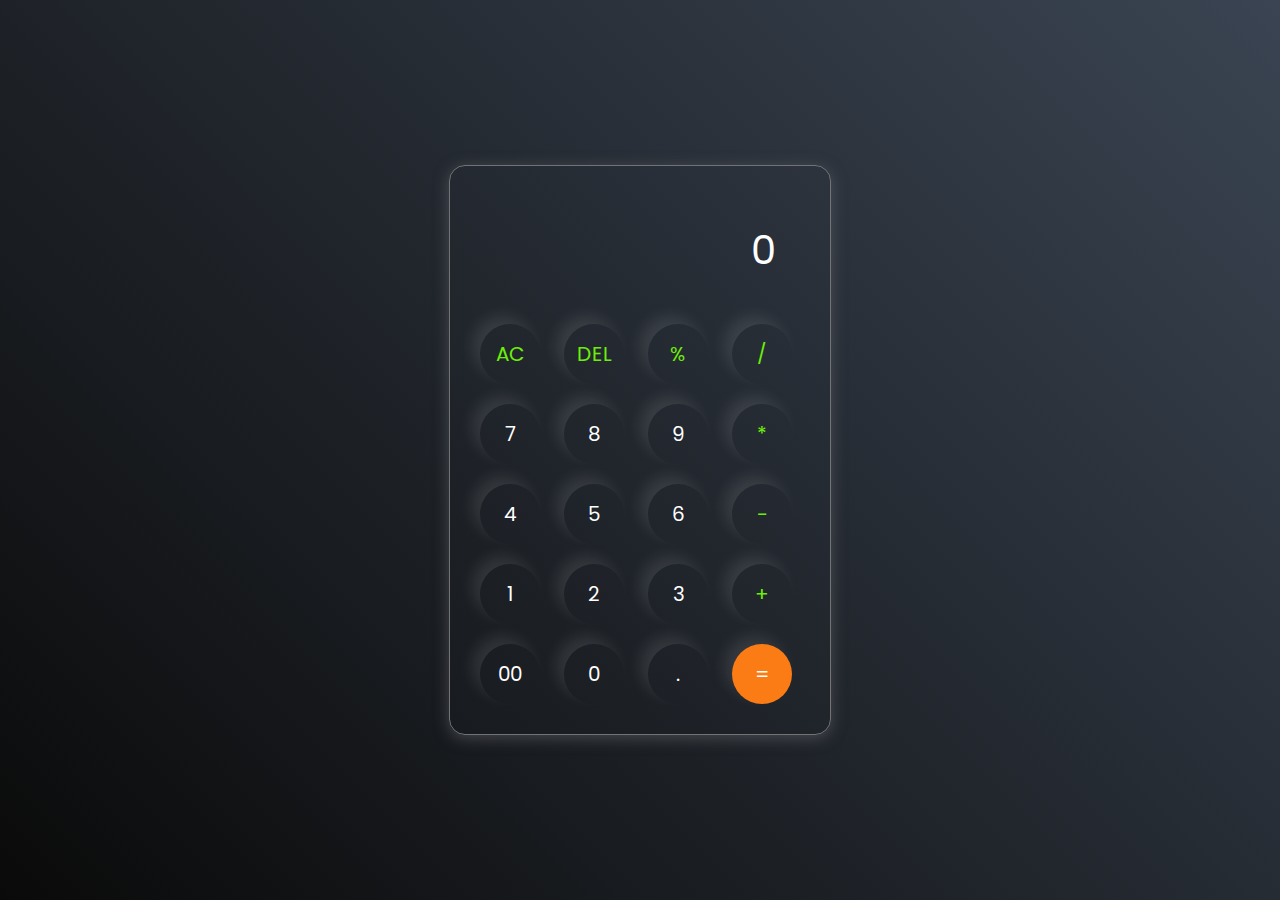
<file: Calculator/index.html>
<!DOCTYPE html>
<html lang="en">
  <head>
    <meta charset="UTF-8" />
    <meta http-equiv="X-UA-Compatible" content="IE=edge" />
    <meta name="viewport" content="width=device-width, initial-scale=1.0" />
    <link rel="stylesheet" href="style.css" />
    <title>Calculator</title>
  </head>
  <body>
    <div class="container">
      <div class="calculator">
        <input type="text" id="inputBox" placeholder="0" />
        <div>
          <button class="button operator">AC</button>
          <button class="button operator">DEL</button>
          <button class="button operator">%</button>
          <button class="button operator">/</button>
        </div>
        <div>
          <button class="button">7</button>
          <button class="button">8</button>
          <button class="button">9</button>
          <button class="button operator">*</button>
        </div>
        <div>
          <button class="button">4</button>
          <button class="button">5</button>
          <button class="button">6</button>
          <button class="button operator">-</button>
        </div>
        <div>
          <button class="button">1</button>
          <button class="button">2</button>
          <button class="button">3</button>
          <button class="button operator">+</button>
        </div>

        <div>
          <button class="button">00</button>
          <button class="button">0</button>
          <button class="button">.</button>
          <button class="button equalBtn">=</button>
        </div>
      </div>
    </div>

    <script src="logic.js"></script>
  </body>
</html>
</file>
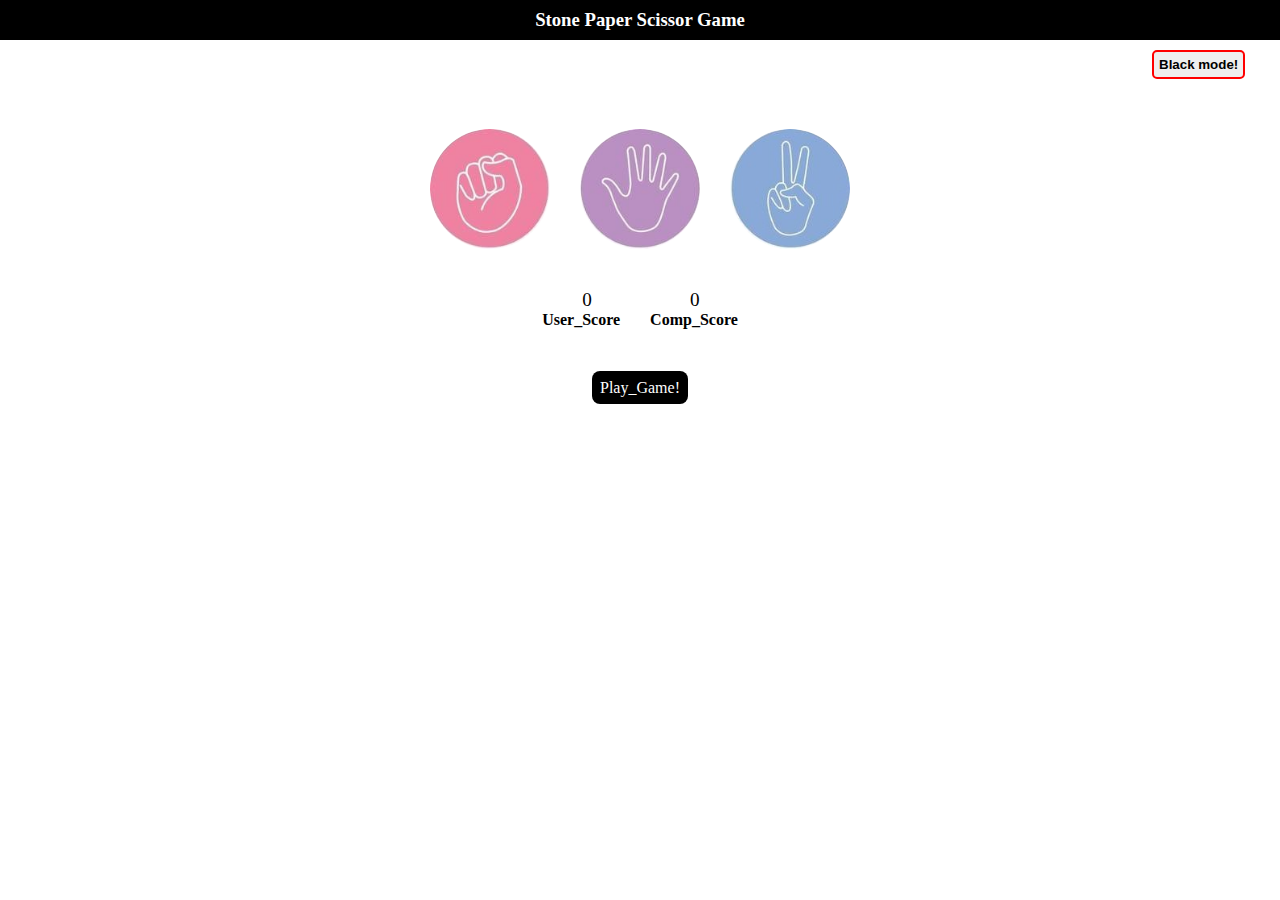
<file: Stone_paper_scissor_game_web/index.html>
<!DOCTYPE html>
<html lang="en">
<head>
    <meta charset="UTF-8">
    <meta name="viewport" content="width=device-width, initial-scale=1.0">
    <title>Game</title>
    <link rel="stylesheet" href="style.css">
</head>
<body>
    <div id="heading">
        <h3>Stone Paper Scissor Game</h3>
    </div>
    <div id="Btn">
        <button id="mode"><b>Black mode!</b></button>
    </div>
    <div id="container">
        <div class="choice" id="rock">
            <img src="rock.jpg">
        </div>
        <div class="choice" id="paper">
            <img src="paper.jpg">
        </div>
        <div class="choice" id="scissor">
            <img src="scissor.jpg">
        </div>
    </div>
    <div id="score">
        <div>
            <p id="userScore">0</p>
            <p class="scoreContent"><b>User_Score</b></p>
        </div>
        <div>
            <p id="compScore">0</p>
            <p class="scoreContent"><b>Comp_Score</b></p>
        </div>
    </div>
    <div id="msg">
        <p class="content">Play_Game!</p>
    </div>
    <script src="logic.js"></script>
    
</body>
</html>
</file>
<file: Calculator/style.css>
@import url('https://fonts.googleapis.com/css2?family=Poppins:wght@500&display=swap');

*{
    margin: 0;
    padding: 0;
    box-sizing: border-box;
    font-family: 'Poppins', sans-serif;
}

body{
    width: 100%;
    height: 100vh;
    display: flex;
    justify-content: center;
    align-items: center;
    background: linear-gradient(45deg, #0a0a0a, #3a4452);
}

.calculator{
    border: 1px solid #717377;
    padding: 20px;
    border-radius: 16px;
    background: transparent;
    box-shadow: 0px 3px 15px rgba(113, 115, 119, 0.5);

}

input{
    width: 320px;
    border: none;
    padding: 24px;
    margin: 10px;
    background: transparent;
    box-shadow: 0px 3px 15px rgbs(84, 84, 84, 0.1);
    font-size: 40px;
    text-align: right;
    cursor: pointer;
    color: #ffffff;
}

input::placeholder{
    color: #ffffff;
}

button{
    border: none;
    width: 60px;
    height: 60px;
    margin: 10px;
    border-radius: 50%;
    background: transparent;
    color: #ffffff;
    font-size: 20px;
    box-shadow: -8px -8px 15px rgba(255, 255, 255, 0.1);
    cursor: pointer;
}

.equalBtn{
    background-color: #fb7c14;
}

.operator{
    color: #6dee0a;
}
</file>
<file: Stone_paper_scissor_game_web/style.css>
*{
    padding: 0;
    margin: 0;
}
#heading{
    height: 40px;
    color: white;
    text-align: center;
    align-content: center;
    background-color: black;
}
#Btn{
    margin-top: 10px;
    margin-left: 90%;    
}
#mode{
    padding: 5px;
    border: 2px solid red;
    border-radius: 5px;
}
#mode:hover{
    cursor: pointer; 
}
#container{
    margin-top: 50px;
    display: flex;
    justify-content: center;
    align-items: center;
    gap: 30px;

}
.choice{
    height: 120px;
    width: 120px;
    border-radius: 50%;  
   
}
img{
    height: 120px;
    width: 120px;
    border-radius: 50%;
    object-fit: cover;

}
.choice:hover{
    cursor: pointer;
    opacity: 0.5;
    border: 2px solid black;
}
#score{
    margin-top: 40px;
    display: flex;
    justify-content: center;
    gap: 30px;
}
#score #userScore{
    font-size: larger;
    margin-left: 40px;
}
#score #compScore{
    font-size: larger;
    margin-left: 40px;
}
#score .content{
    font-size: larger;   
}
#msg{
    margin-top: 50px; 
    text-align: center; 
    
}
.content{
    display: inline;
    padding: 8px; 
    color: white;
    background-color: black;
    border-radius: 8px
    
}
</file>
